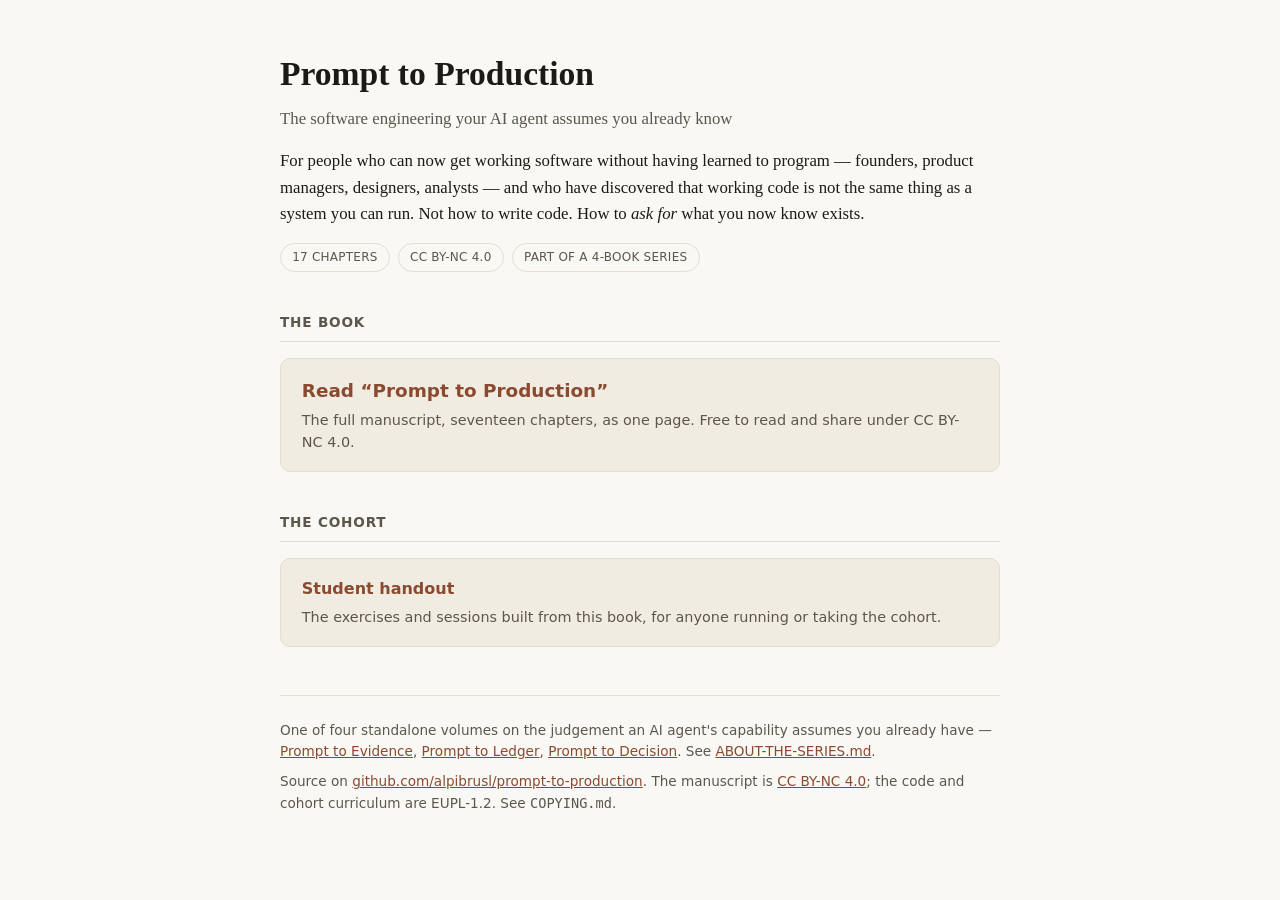
<file: site/index.html>
<!-- SPDX-License-Identifier: EUPL-1.2 -->
<!doctype html>
<html lang="en">
<head>
<meta charset="utf-8">
<meta name="viewport" content="width=device-width, initial-scale=1">
<title>Prompt to Production</title>
<meta name="description" content="The software engineering your AI agent assumes you already know.">
<link rel="canonical" href="https://alpibrusl.github.io/prompt-to-production/">
<link rel="icon" href="[data-uri]">
<meta property="og:type" content="book">
<meta property="og:title" content="Prompt to Production">
<meta property="og:description" content="The software engineering your AI agent assumes you already know.">
<meta property="og:url" content="https://alpibrusl.github.io/prompt-to-production/">
<meta property="og:site_name" content="prompt-to-production">
<meta name="twitter:card" content="summary">
<meta name="twitter:title" content="Prompt to Production">
<meta name="twitter:description" content="The software engineering your AI agent assumes you already know.">
<script type="application/ld+json">
{
  "@context": "https://schema.org",
  "@type": "Book",
  "name": "Prompt to Production",
  "description": "The software engineering your AI agent assumes you already know.",
  "author": { "@type": "Person", "name": "Alfonso Sastre" },
  "inLanguage": "en",
  "license": "https://creativecommons.org/licenses/by-nc/4.0/",
  "url": "https://alpibrusl.github.io/prompt-to-production/book.html"
}
</script>
<style>
  :root {
    --bg: #faf8f4;
    --bg-raised: #f1ece1;
    --fg: #1c1a17;
    --muted: #5c574d;
    --accent: #8a4a2f;
    --border: #e4ddd0;
  }
  @media (prefers-color-scheme: dark) {
    :root {
      --bg: #16140f;
      --bg-raised: #201d16;
      --fg: #ece7dc;
      --muted: #b3ab9a;
      --accent: #e0a37e;
      --border: #3a352a;
    }
  }
  * { box-sizing: border-box; }
  body {
    margin: 0;
    background: var(--bg);
    color: var(--fg);
    font-family: Georgia, "Iowan Old Style", "Times New Roman", serif;
    line-height: 1.55;
  }
  main {
    max-width: 760px;
    margin: 0 auto;
    padding: 3rem 1.25rem 4rem;
  }
  header { margin-bottom: 2.5rem; }
  h1 { font-size: 2.1rem; margin: 0 0 0.35rem; }
  .subtitle { color: var(--muted); font-size: 1.05rem; margin: 0 0 1rem; }
  .lede { font-size: 1.05rem; }
  .badges { display: flex; flex-wrap: wrap; gap: 0.5rem; margin: 1rem 0; }
  .badge {
    font-family: -apple-system, system-ui, sans-serif;
    font-size: 0.75rem;
    letter-spacing: 0.02em;
    text-transform: uppercase;
    color: var(--muted);
    border: 1px solid var(--border);
    border-radius: 999px;
    padding: 0.25rem 0.7rem;
  }
  h2 {
    font-family: -apple-system, system-ui, sans-serif;
    font-size: 0.85rem;
    text-transform: uppercase;
    letter-spacing: 0.06em;
    color: var(--muted);
    margin: 2.5rem 0 1rem;
    border-bottom: 1px solid var(--border);
    padding-bottom: 0.5rem;
  }
  .card {
    display: block;
    background: var(--bg-raised);
    border: 1px solid var(--border);
    border-radius: 10px;
    padding: 1.1rem 1.3rem;
    margin-bottom: 0.9rem;
    text-decoration: none;
    color: inherit;
    transition: border-color 0.15s ease;
  }
  .card:hover { border-color: var(--accent); }
  .card-title {
    font-family: -apple-system, system-ui, sans-serif;
    font-weight: 600;
    font-size: 1rem;
    color: var(--accent);
    margin-bottom: 0.25rem;
  }
  .card-desc {
    font-family: -apple-system, system-ui, sans-serif;
    font-size: 0.9rem;
    color: var(--muted);
  }
  .book-card .card-title { font-size: 1.15rem; }
  footer {
    margin-top: 3rem;
    padding-top: 1.5rem;
    border-top: 1px solid var(--border);
    font-family: -apple-system, system-ui, sans-serif;
    font-size: 0.85rem;
    color: var(--muted);
  }
  footer a { color: var(--accent); }
  footer p { margin: 0 0 0.6rem; }
</style>
</head>
<body>
<main>
  <header>
    <h1>Prompt to Production</h1>
    <p class="subtitle">The software engineering your AI agent assumes you already know</p>
    <p class="lede">
      For people who can now get working software without having learned to
      program &mdash; founders, product managers, designers, analysts &mdash;
      and who have discovered that working code is not the same thing as a
      system you can run. Not how to write code. How to <em>ask for</em> what
      you now know exists.
    </p>
    <div class="badges">
      <span class="badge">17 chapters</span>
      <span class="badge">CC BY-NC 4.0</span>
      <span class="badge">part of a 4-book series</span>
    </div>
  </header>

  <section>
    <h2>The book</h2>
    <a class="card book-card" href="book.html">
      <div class="card-title">Read &ldquo;Prompt to Production&rdquo;</div>
      <div class="card-desc">
        The full manuscript, seventeen chapters, as one page. Free to read and
        share under CC BY-NC 4.0.
      </div>
    </a>
  </section>

  <section>
    <h2>The cohort</h2>
    <a class="card" href="handout.html">
      <div class="card-title">Student handout</div>
      <div class="card-desc">The exercises and sessions built from this book, for anyone running or taking the cohort.</div>
    </a>
  </section>

  <footer>
    <p>
      One of four standalone volumes on the judgement an AI agent's
      capability assumes you already have &mdash;
      <a href="https://github.com/alpibrusl/prompt-to-evidence">Prompt to Evidence</a>,
      <a href="https://github.com/alpibrusl/prompt-to-ledger">Prompt to Ledger</a>,
      <a href="https://github.com/alpibrusl/prompt-to-decision">Prompt to Decision</a>.
      See <a href="https://github.com/alpibrusl/prompt-to-production/blob/main/ABOUT-THE-SERIES.md">ABOUT-THE-SERIES.md</a>.
    </p>
    <p>
      Source on
      <a href="https://github.com/alpibrusl/prompt-to-production">github.com/alpibrusl/prompt-to-production</a>.
      The manuscript is <a rel="license" href="https://creativecommons.org/licenses/by-nc/4.0/">CC BY-NC 4.0</a>; the code and cohort curriculum are EUPL-1.2.
      See <code>COPYING.md</code>.
    </p>
  </footer>
</main>
</body>
</html>
</file>
